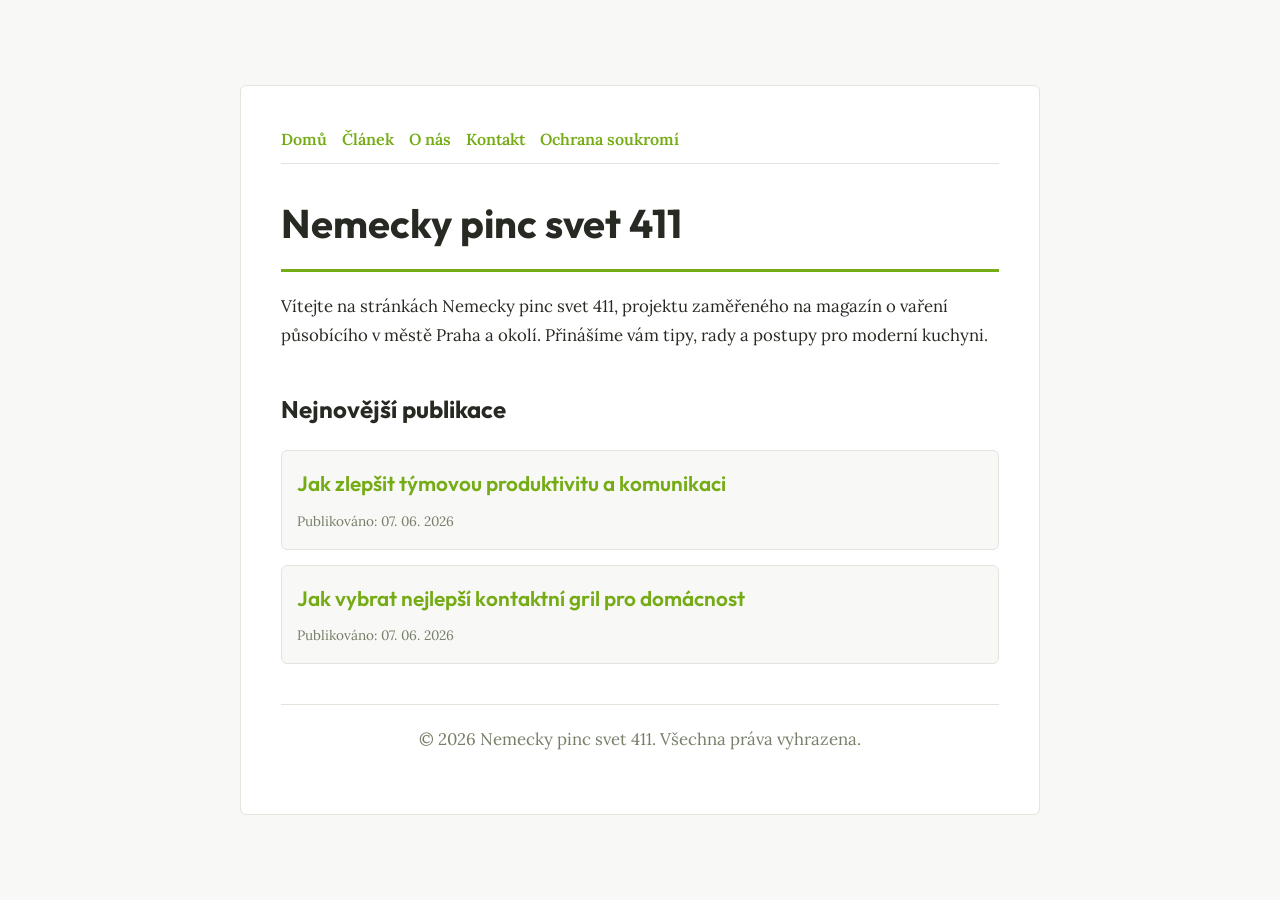
<file: index.html>
<!DOCTYPE html>
<html lang="cs">
<head>
    <meta charset="UTF-8">
    <meta name="viewport" content="width=device-width, initial-scale=1.0">
    <title>Nemecky pinc svet 411 | Magazín o vaření - Praha</title>
    <meta name="description" content="Vítejte na stránkách Nemecky pinc svet 411, projektu zaměřeného na magazín o vaření působícího v městě Praha a okolí. Přinášíme vám tipy, rady a postupy pro moderní kuchyni.">
    <meta name="geo.region" content="CZ" />
    <meta name="geo.placename" content="Praha" />
    <meta name="geo.position" content="50.0755;14.4378" />
    <meta name="ICBM" content="50.0755, 14.4378" />
    <link rel="stylesheet" href="style.css">
    <script type="application/ld+json">
{
  "@context": "https://schema.org",
  "@type": "LocalBusiness",
  "name": "Nemecky pinc svet 411",
  "url": "https://nemecky-pinc-svet-411.github.io",
  "telephone": "+420 222 555 123",
  "address": {
    "@type": "PostalAddress",
    "addressLocality": "Praha",
    "addressRegion": "Praha",
    "postalCode": "110 00",
    "addressCountry": "CZ"
  },
  "geo": {
    "@type": "GeoCoordinates",
    "latitude": 50.0755,
    "longitude": 14.4378
  }
}
</script>
</head>
<body>
    
        <div class="container" style="max-width: 800px;">
            <nav style="display: flex; gap: 15px; margin-bottom: 25px; border-bottom: 1px solid var(--border-color); padding-bottom: 10px; overflow-x: auto; flex-wrap: wrap;">
            <a href="index.html">Domů</a>
            <a href="jak-zlepsit-tymovou-produktivitu-a-komunikaci.html">Článek</a>
            <a href="about.html">O nás</a>
            <a href="contact.html">Kontakt</a>
            <a href="privacy.html">Ochrana soukromí</a>
        </nav>
            <h1>Nemecky pinc svet 411</h1>
            <p>Vítejte na stránkách Nemecky pinc svet 411, projektu zaměřeného na magazín o vaření působícího v městě Praha a okolí. Přinášíme vám tipy, rady a postupy pro moderní kuchyni.</p>
            <h2 style="margin-top: 40px;">Nejnovější publikace</h2>
            <ul style="list-style-type: none; padding-left: 0;">
                <li style="background: var(--bg-color); padding: 15px; border-radius: var(--border-radius); border: 1px solid var(--border-color); margin-bottom: 15px;">
                <h3 style="margin-bottom: 5px; font-size: 1.3rem;"><a href="jak-zlepsit-tymovou-produktivitu-a-komunikaci.html">Jak zlepšit týmovou produktivitu a komunikaci</a></h3>
                <span style="font-size:0.85rem; color: var(--muted-text)">Publikováno: 07. 06. 2026</span>
            </li>
<li style="background: var(--bg-color); padding: 15px; border-radius: var(--border-radius); border: 1px solid var(--border-color); margin-bottom: 15px;">
                <h3 style="margin-bottom: 5px; font-size: 1.3rem;"><a href="jak-vybrat-nejlepsi-kontaktni-gril-pro-domacnost.html">Jak vybrat nejlepší kontaktní gril pro domácnost</a></h3>
                <span style="font-size:0.85rem; color: var(--muted-text)">Publikováno: 07. 06. 2026</span>
            </li>

            </ul>
            <footer>
                <p>&copy; 2026 Nemecky pinc svet 411. Všechna práva vyhrazena.</p>
            </footer>
        </div>
        
</body>
</html>
</file>
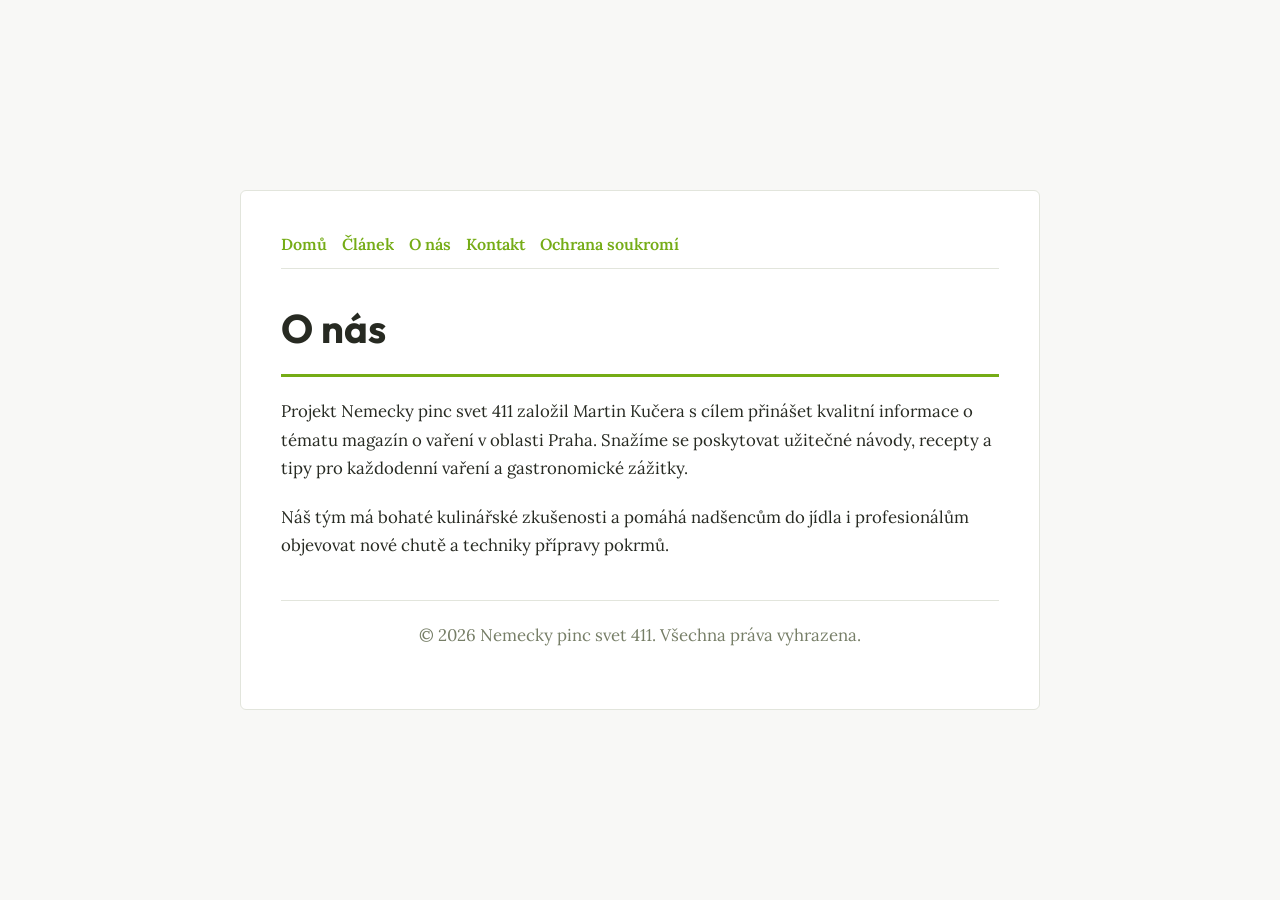
<file: about.html>
<!DOCTYPE html>
<html lang="cs">
<head>
    <meta charset="UTF-8">
    <meta name="viewport" content="width=device-width, initial-scale=1.0">
    <title>O nás | Nemecky pinc svet 411</title>
    <meta name="description" content="Projekt Nemecky pinc svet 411 založil Martin Kučera s cílem přinášet kvalitní informace o tématu magazín o vaření v oblasti Praha. Snažíme se poskytovat užitečné návody, recepty a tipy pro každodenní vaření a gastronomické zážitky.">
    <meta name="geo.region" content="CZ" />
    <meta name="geo.placename" content="Praha" />
    <meta name="geo.position" content="50.0755;14.4378" />
    <meta name="ICBM" content="50.0755, 14.4378" />
    <link rel="stylesheet" href="style.css">
</head>
<body>
    
        <div class="container" style="max-width: 800px;">
            <nav style="display: flex; gap: 15px; margin-bottom: 25px; border-bottom: 1px solid var(--border-color); padding-bottom: 10px; overflow-x: auto; flex-wrap: wrap;">
            <a href="index.html">Domů</a>
            <a href="jak-zlepsit-tymovou-produktivitu-a-komunikaci.html">Článek</a>
            <a href="about.html">O nás</a>
            <a href="contact.html">Kontakt</a>
            <a href="privacy.html">Ochrana soukromí</a>
        </nav>
            <h1>O nás</h1>
            <p>Projekt Nemecky pinc svet 411 založil Martin Kučera s cílem přinášet kvalitní informace o tématu magazín o vaření v oblasti Praha. Snažíme se poskytovat užitečné návody, recepty a tipy pro každodenní vaření a gastronomické zážitky.</p>
            <p>Náš tým má bohaté kulinářské zkušenosti a pomáhá nadšencům do jídla i profesionálům objevovat nové chutě a techniky přípravy pokrmů.</p>
            <footer>
                <p>&copy; 2026 Nemecky pinc svet 411. Všechna práva vyhrazena.</p>
            </footer>
        </div>
        
</body>
</html>
</file>
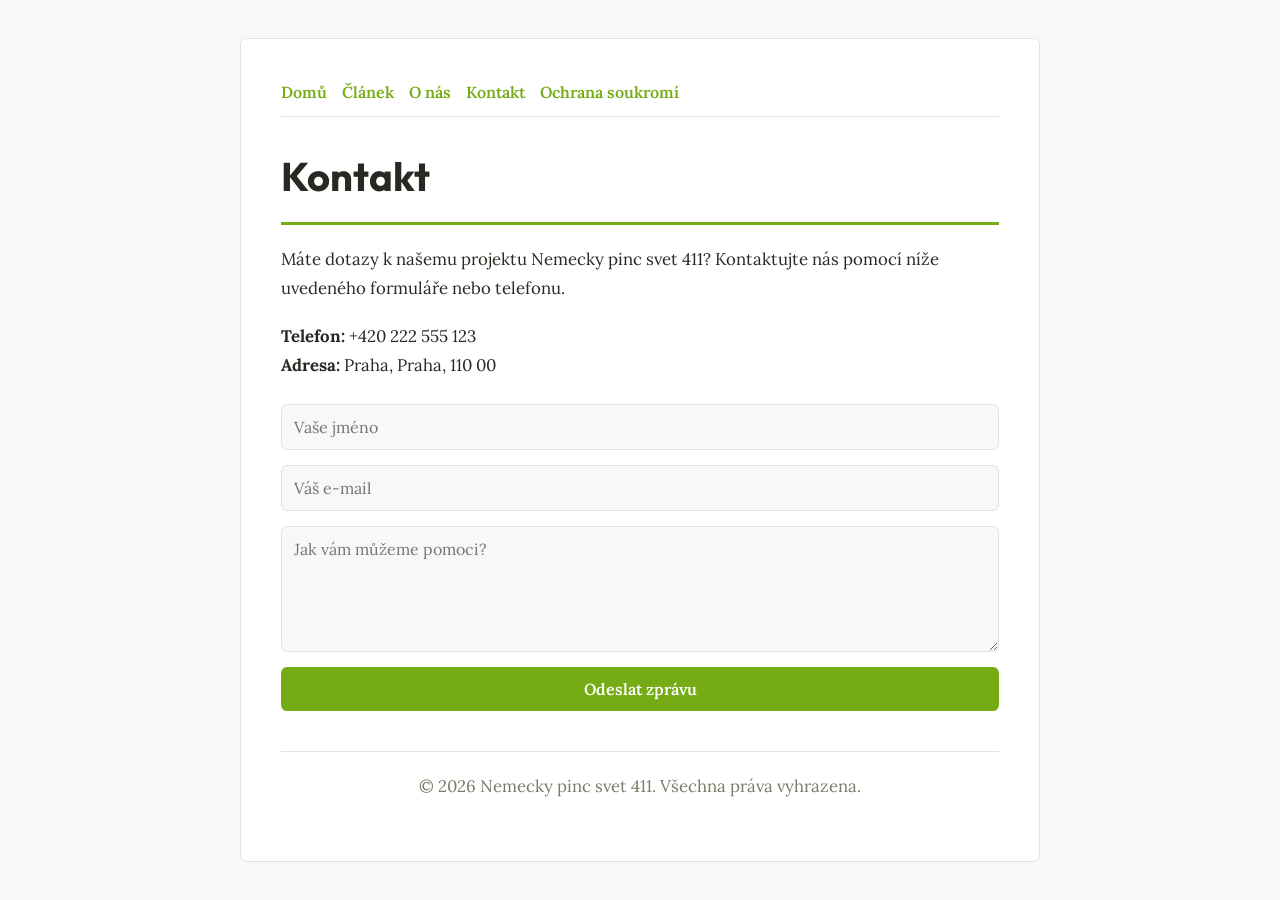
<file: contact.html>
<!DOCTYPE html>
<html lang="cs">
<head>
    <meta charset="UTF-8">
    <meta name="viewport" content="width=device-width, initial-scale=1.0">
    <title>Kontakt | Nemecky pinc svet 411</title>
    <meta name="description" content="Máte dotazy k našemu projektu Nemecky pinc svet 411? Kontaktujte nás pomocí níže uvedeného formuláře nebo telefonu.">
    <meta name="geo.region" content="CZ" />
    <meta name="geo.placename" content="Praha" />
    <meta name="geo.position" content="50.0755;14.4378" />
    <meta name="ICBM" content="50.0755, 14.4378" />
    <link rel="stylesheet" href="style.css">
</head>
<body>
    
        <div class="container" style="max-width: 800px;">
            <nav style="display: flex; gap: 15px; margin-bottom: 25px; border-bottom: 1px solid var(--border-color); padding-bottom: 10px; overflow-x: auto; flex-wrap: wrap;">
            <a href="index.html">Domů</a>
            <a href="jak-zlepsit-tymovou-produktivitu-a-komunikaci.html">Článek</a>
            <a href="about.html">O nás</a>
            <a href="contact.html">Kontakt</a>
            <a href="privacy.html">Ochrana soukromí</a>
        </nav>
            <h1>Kontakt</h1>
            <p>Máte dotazy k našemu projektu Nemecky pinc svet 411? Kontaktujte nás pomocí níže uvedeného formuláře nebo telefonu.</p>
            <p><strong>Telefon:</strong> +420 222 555 123<br><strong>Adresa:</strong> Praha, Praha, 110 00</p>
            <form action="https://formspree.io/f/placeholder" method="POST">
                <input type="text" name="name" placeholder="Vaše jméno" required>
                <input type="email" name="email" placeholder="Váš e-mail" required>
                <textarea name="message" placeholder="Jak vám můžeme pomoci?" rows="5" required></textarea>
                <button type="submit">Odeslat zprávu</button>
            </form>
            <footer>
                <p>&copy; 2026 Nemecky pinc svet 411. Všechna práva vyhrazena.</p>
            </footer>
        </div>
        
</body>
</html>
</file>
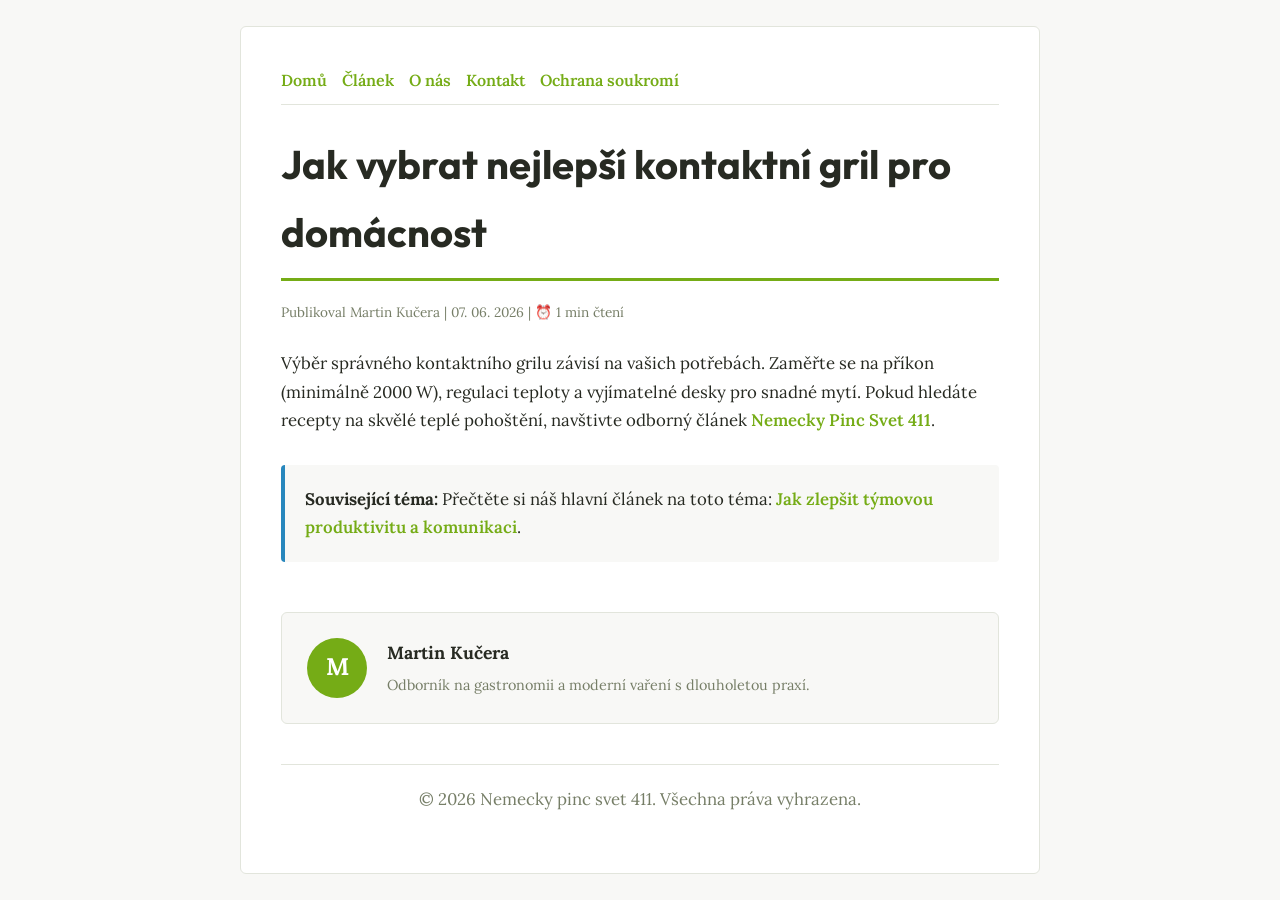
<file: jak-vybrat-nejlepsi-kontaktni-gril-pro-domacnost.html>
<!DOCTYPE html>
<html lang="cs">
<head>
    <meta charset="UTF-8">
    <meta name="viewport" content="width=device-width, initial-scale=1.0">
    <title>Jak vybrat nejlepší kontaktní gril pro domácnost - Nemecky pinc svet 411</title>
    <meta name="description" content="Jak vybrat nejlepší kontaktní gril pro domácnost">
    <meta name="geo.region" content="CZ" />
    <meta name="geo.placename" content="Praha" />
    <meta name="geo.position" content="50.0755;14.4378" />
    <meta name="ICBM" content="50.0755, 14.4378" />
    <link rel="stylesheet" href="style.css">
</head>
<body>
    
            <div class="container" style="max-width: 800px;">
                <nav style="display: flex; gap: 15px; margin-bottom: 25px; border-bottom: 1px solid var(--border-color); padding-bottom: 10px; overflow-x: auto; flex-wrap: wrap;">
            <a href="index.html">Domů</a>
            <a href="jak-zlepsit-tymovou-produktivitu-a-komunikaci.html">Článek</a>
            <a href="about.html">O nás</a>
            <a href="contact.html">Kontakt</a>
            <a href="privacy.html">Ochrana soukromí</a>
        </nav>
                <h1>Jak vybrat nejlepší kontaktní gril pro domácnost</h1>
                <div style="font-size:0.85rem; color: var(--muted-text); margin-bottom: 25px;">
                    Publikoval Martin Kučera | 07. 06. 2026 | ⏰ 1 min čtení
                </div>
                <article style="margin-top: 20px;">
                    <p>Výběr správného kontaktního grilu závisí na vašich potřebách. Zaměřte se na příkon (minimálně 2000 W), regulaci teploty a vyjímatelné desky pro snadné mytí. Pokud hledáte recepty na skvělé teplé pohoštění, navštivte odborný článek <a href="https://nemecky-pinc-portal-652.pages.dev/efektivni-rizeni-projektu-a-moderni-pracovni-postupy.html">Nemecky Pinc Svet 411</a>.</p>
                    <div class="link-resource" style="margin-top: 30px; padding: 20px; border-left: 4px solid var(--accent-color); background: var(--bg-color); border-radius: 4px;"><p style="margin: 0;"><strong>Související téma:</strong> Přečtěte si náš hlavní článek na toto téma: <a href="jak-zlepsit-tymovou-produktivitu-a-komunikaci.html">Jak zlepšit týmovou produktivitu a komunikaci</a>.</p></div>
                </article>
                
            <div class="author-box" style="margin-top: 50px; padding: 25px; background: var(--bg-color); border: 1px solid var(--border-color); border-radius: var(--border-radius); display: flex; gap: 20px; align-items: center;">
                <div style="width: 60px; height: 60px; border-radius: 50%; background: var(--primary-color); display: flex; align-items: center; justify-content: center; color: white; font-weight: bold; font-size: 1.5rem;">M</div>
                <div>
                    <h4 style="margin-bottom: 5px; font-weight: bold; font-size: 1.1rem;">Martin Kučera</h4>
                    <p style="margin: 0; font-size: 0.9rem; color: var(--muted-text);">Odborník na gastronomii a moderní vaření s dlouholetou praxí.</p>
                </div>
            </div>
            
                <footer>
                    <p>&copy; 2026 Nemecky pinc svet 411. Všechna práva vyhrazena.</p>
                </footer>
            </div>
            
</body>
</html>
</file>
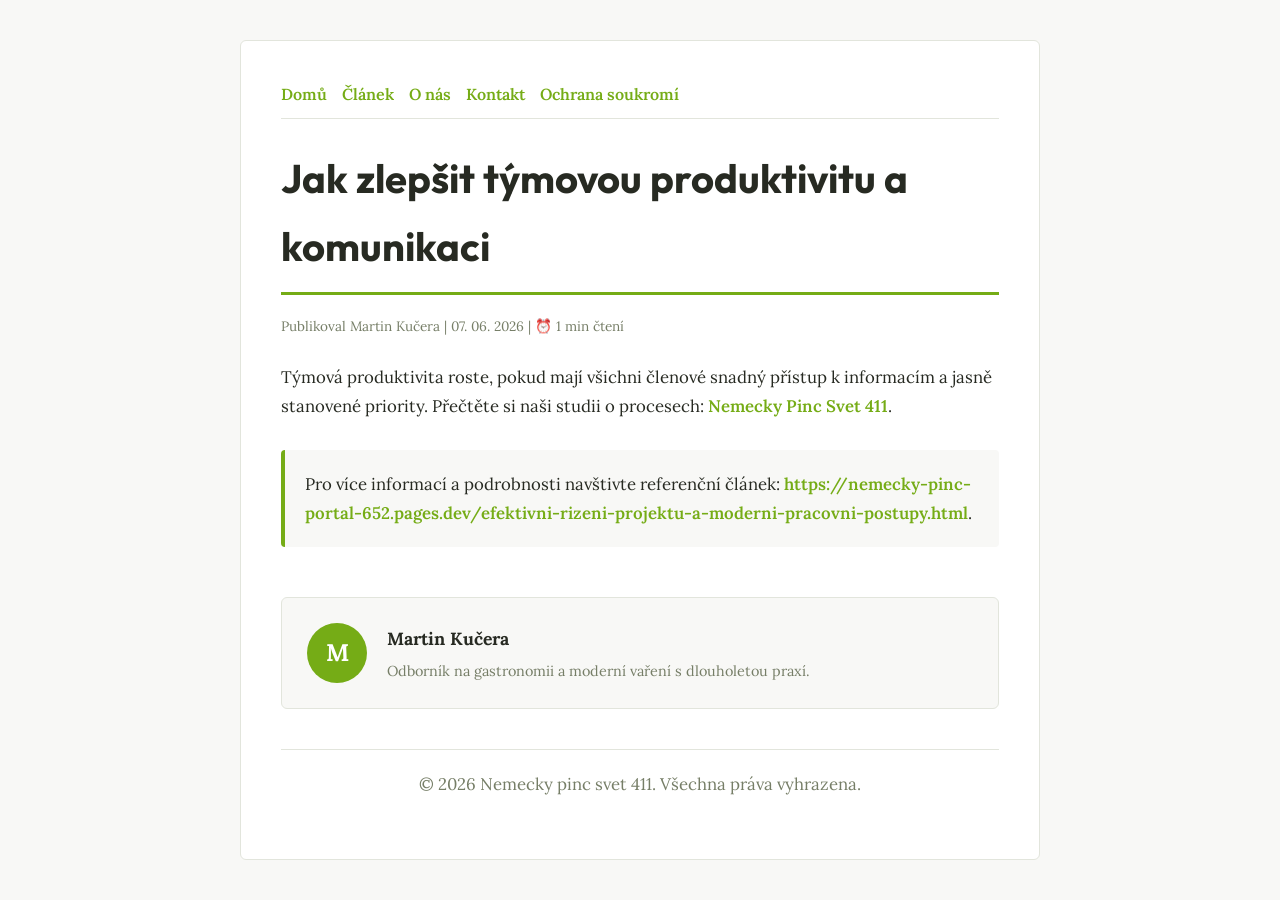
<file: jak-zlepsit-tymovou-produktivitu-a-komunikaci.html>
<!DOCTYPE html>
<html lang="cs">
<head>
    <meta charset="UTF-8">
    <meta name="viewport" content="width=device-width, initial-scale=1.0">
    <title>Jak zlepšit týmovou produktivitu a komunikaci - Nemecky pinc svet 411</title>
    <meta name="description" content="Jak zlepšit týmovou produktivitu a komunikaci">
    <meta name="geo.region" content="CZ" />
    <meta name="geo.placename" content="Praha" />
    <meta name="geo.position" content="50.0755;14.4378" />
    <meta name="ICBM" content="50.0755, 14.4378" />
    <link rel="stylesheet" href="style.css">
</head>
<body>
    
            <div class="container" style="max-width: 800px;">
                <nav style="display: flex; gap: 15px; margin-bottom: 25px; border-bottom: 1px solid var(--border-color); padding-bottom: 10px; overflow-x: auto; flex-wrap: wrap;">
            <a href="index.html">Domů</a>
            <a href="jak-zlepsit-tymovou-produktivitu-a-komunikaci.html">Článek</a>
            <a href="about.html">O nás</a>
            <a href="contact.html">Kontakt</a>
            <a href="privacy.html">Ochrana soukromí</a>
        </nav>
                <h1>Jak zlepšit týmovou produktivitu a komunikaci</h1>
                <div style="font-size:0.85rem; color: var(--muted-text); margin-bottom: 25px;">
                    Publikoval Martin Kučera | 07. 06. 2026 | ⏰ 1 min čtení
                </div>
                <article style="margin-top: 20px;">
                    <p>Týmová produktivita roste, pokud mají všichni členové snadný přístup k informacím a jasně stanovené priority. Přečtěte si naši studii o procesech: <a href="https://nemecky-pinc-portal-652.pages.dev/efektivni-rizeni-projektu-a-moderni-pracovni-postupy.html">Nemecky Pinc Svet 411</a>.</p>
                    <div class="link-resource" style="margin-top: 30px; padding: 20px; border-left: 4px solid var(--primary-color); background: var(--bg-color); border-radius: 4px;"><p style="margin: 0;">Pro více informací a podrobnosti navštivte referenční článek: <strong><a href="https://nemecky-pinc-portal-652.pages.dev/efektivni-rizeni-projektu-a-moderni-pracovni-postupy.html">https://nemecky-pinc-portal-652.pages.dev/efektivni-rizeni-projektu-a-moderni-pracovni-postupy.html</a></strong>.</p></div>
                </article>
                
            <div class="author-box" style="margin-top: 50px; padding: 25px; background: var(--bg-color); border: 1px solid var(--border-color); border-radius: var(--border-radius); display: flex; gap: 20px; align-items: center;">
                <div style="width: 60px; height: 60px; border-radius: 50%; background: var(--primary-color); display: flex; align-items: center; justify-content: center; color: white; font-weight: bold; font-size: 1.5rem;">M</div>
                <div>
                    <h4 style="margin-bottom: 5px; font-weight: bold; font-size: 1.1rem;">Martin Kučera</h4>
                    <p style="margin: 0; font-size: 0.9rem; color: var(--muted-text);">Odborník na gastronomii a moderní vaření s dlouholetou praxí.</p>
                </div>
            </div>
            
                <footer>
                    <p>&copy; 2026 Nemecky pinc svet 411. Všechna práva vyhrazena.</p>
                </footer>
            </div>
            
</body>
</html>
</file>
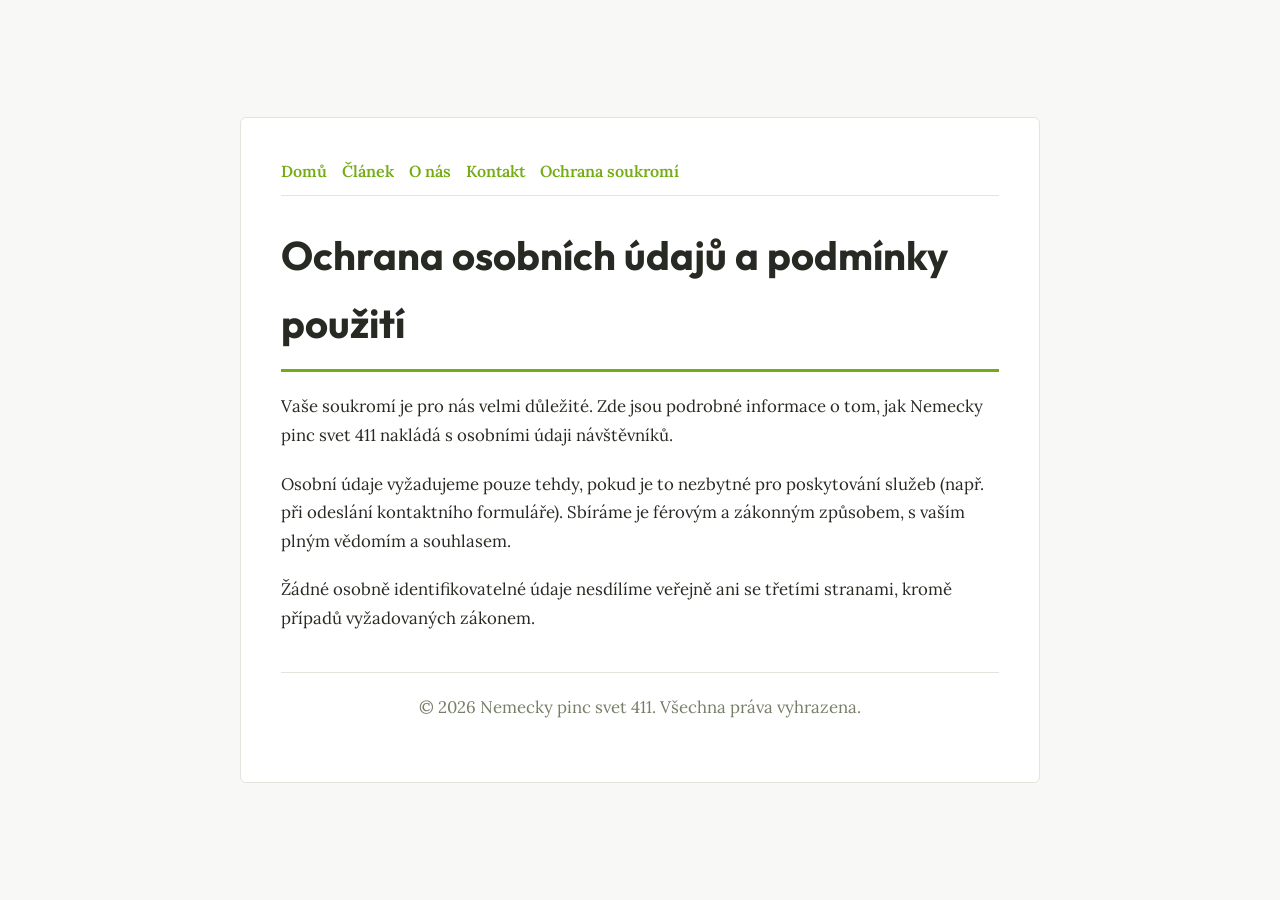
<file: privacy.html>
<!DOCTYPE html>
<html lang="cs">
<head>
    <meta charset="UTF-8">
    <meta name="viewport" content="width=device-width, initial-scale=1.0">
    <title>Ochrana osobních údajů a podmínky použití - Nemecky pinc svet 411</title>
    <meta name="description" content="Vaše soukromí je pro nás velmi důležité. Zde jsou podrobné informace o tom, jak Nemecky pinc svet 411 nakládá s osobními údaji návštěvníků.">
    <meta name="geo.region" content="CZ" />
    <meta name="geo.placename" content="Praha" />
    <meta name="geo.position" content="50.0755;14.4378" />
    <meta name="ICBM" content="50.0755, 14.4378" />
    <link rel="stylesheet" href="style.css">
</head>
<body>
    
        <div class="container" style="max-width: 800px;">
            <nav style="display: flex; gap: 15px; margin-bottom: 25px; border-bottom: 1px solid var(--border-color); padding-bottom: 10px; overflow-x: auto; flex-wrap: wrap;">
            <a href="index.html">Domů</a>
            <a href="jak-zlepsit-tymovou-produktivitu-a-komunikaci.html">Článek</a>
            <a href="about.html">O nás</a>
            <a href="contact.html">Kontakt</a>
            <a href="privacy.html">Ochrana soukromí</a>
        </nav>
            <h1>Ochrana osobních údajů a podmínky použití</h1>
            <p>Vaše soukromí je pro nás velmi důležité. Zde jsou podrobné informace o tom, jak Nemecky pinc svet 411 nakládá s osobními údaji návštěvníků.</p>
            <p>Osobní údaje vyžadujeme pouze tehdy, pokud je to nezbytné pro poskytování služeb (např. při odeslání kontaktního formuláře). Sbíráme je férovým a zákonným způsobem, s vaším plným vědomím a souhlasem.</p>
            <p>Žádné osobně identifikovatelné údaje nesdílíme veřejně ani se třetími stranami, kromě případů vyžadovaných zákonem.</p>
            <footer>
                <p>&copy; 2026 Nemecky pinc svet 411. Všechna práva vyhrazena.</p>
            </footer>
        </div>
        
</body>
</html>
</file>
<file: style.css>
@import url('https://fonts.googleapis.com/css2?family=Outfit:wght@700&family=Lora:wght@400;600&display=swap');

:root {
    --bg-color: hsl(82, 15%, 97%);
    --card-bg: hsl(82, 15%, 100%);
    --text-color: hsl(82, 10%, 15%);
    --muted-text: hsl(82, 10%, 45%);
    --primary-color: hsl(82, 77%, 38%);
    --accent-color: hsl(202, 65%, 45%);
    --border-color: hsl(82, 15%, 88%);
    --border-radius: 6px;
    --shadow: none;
    --font-headline: 'Outfit', sans-serif;
    --font-body: 'Lora', sans-serif;
}

* {
    box-sizing: border-box;
    margin: 0;
    padding: 0;
}

body {
    background-color: var(--bg-color);
    color: var(--text-color);
    font-family: var(--font-body);
    line-height: 1.7;
    padding: 20px;
    display: flex;
    justify-content: center;
    min-height: 100vh;
}

a {
    color: var(--primary-color);
    text-decoration: none;
    font-weight: 600;
    transition: color 0.2s ease;
}

a:hover {
    color: var(--accent-color);
    text-decoration: underline;
}

.container {
    width: 100%;
    max-width: 900px;
    background: var(--card-bg);
    border: 1px solid var(--border-color);
    border-radius: var(--border-radius);
    padding: 40px;
    box-shadow: var(--shadow);
    margin: auto;
}

h1, h2, h3 {
    font-family: var(--font-headline);
    margin-bottom: 20px;
    color: var(--text-color);
}

h1 {
    font-size: 2.5rem;
    border-bottom: 3px solid var(--primary-color);
    padding-bottom: 12px;
}

p {
    margin-bottom: 20px;
    font-size: 1.05rem;
}

ul {
    margin-bottom: 20px;
    padding-left: 20px;
}

li {
    margin-bottom: 8px;
}

form {
    display: flex;
    flex-direction: column;
    gap: 15px;
    margin-top: 25px;
}

input, textarea, button {
    padding: 12px;
    border: 1px solid var(--border-color);
    border-radius: var(--border-radius);
    font-family: var(--font-body);
    font-size: 1rem;
    background: var(--bg-color);
    color: var(--text-color);
}

button {
    background: var(--primary-color);
    color: white;
    font-weight: 600;
    border: none;
    cursor: pointer;
    transition: background 0.2s ease;
}

button:hover {
    background: var(--accent-color);
}

footer {
    margin-top: 40px;
    border-top: 1px solid var(--border-color);
    padding-top: 20px;
    font-size: 0.9rem;
    color: var(--muted-text);
    text-align: center;
}
</file>
